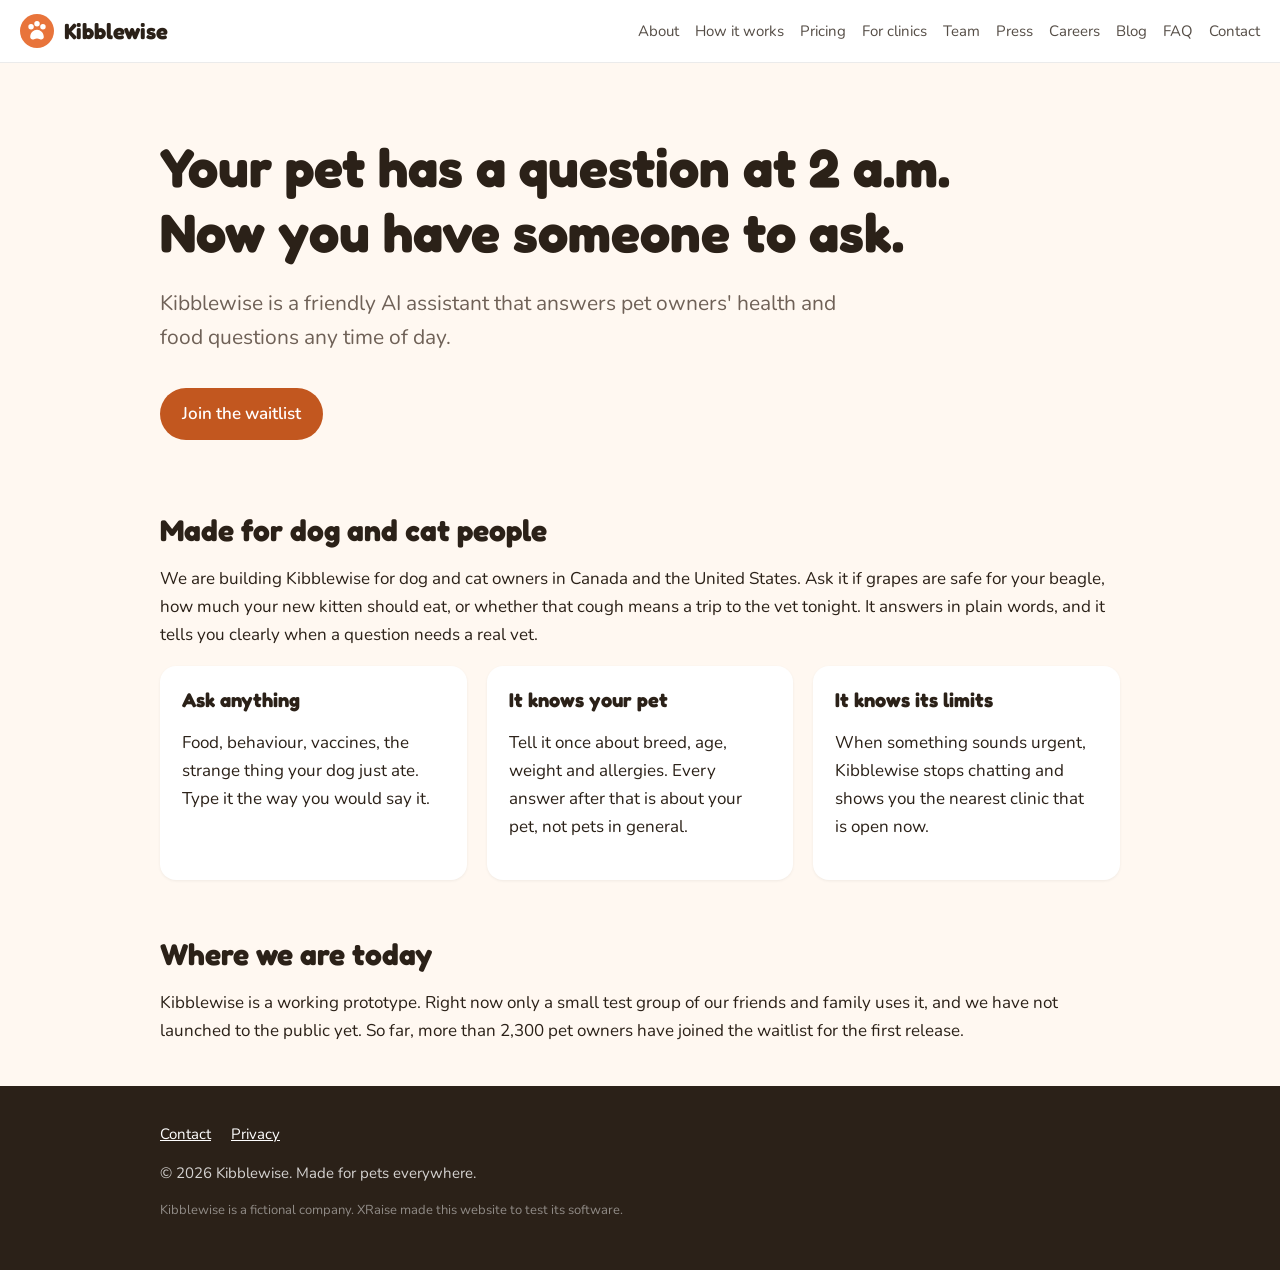
<file: index.html>
<!doctype html>
<html lang="en">
<head>
<meta charset="utf-8">
<meta name="viewport" content="width=device-width, initial-scale=1">
<meta name="robots" content="noindex">
<title>Kibblewise: answers for pet owners, any time of day</title>
<meta name="description" content="A friendly AI assistant that answers pet owners' health and food questions any time of day.">
<link rel="preconnect" href="https://fonts.googleapis.com"><link rel="stylesheet" href="https://fonts.googleapis.com/css2?family=Fredoka:wght@400;600;700&family=Nunito:wght@400;600;700&display=swap">
<link rel="stylesheet" href="/style.css">
</head>
<body>
<header class="top"><div class="bar"><a class="brand" href="/"><svg viewBox="0 0 40 40" aria-hidden="true"><circle cx="20" cy="20" r="20" fill="#E8743B"/><circle cx="13" cy="15" r="3.2" fill="#fff"/><circle cx="20" cy="11.5" r="3.2" fill="#fff"/><circle cx="27" cy="15" r="3.2" fill="#fff"/><path d="M12 27c0-5 4-8.5 8-8.5s8 3.5 8 8.5c0 2.5-2.5 3.5-4.5 2.6-1.4-.6-2.3-.9-3.5-.9s-2.1.3-3.5.9C14.5 30.5 12 29.5 12 27z" fill="#fff"/></svg><span>Kibblewise</span></a><nav><a href="/about/">About</a><a href="/how-it-works/">How it works</a><a href="/pricing/">Pricing</a><a href="/clinics/">For clinics</a><a href="/team/">Team</a><a href="/press/">Press</a><a href="/careers/">Careers</a><a href="/blog/">Blog</a><a href="/faq/">FAQ</a><a href="/contact/">Contact</a></nav></div></header>
<main class="wrap">
<section class="hero">
  <h1>Your pet has a question at 2 a.m. Now you have someone to ask.</h1>
  <p class="lead">Kibblewise is a friendly AI assistant that answers pet owners' health and food questions any time of day.</p>
  <a class="btn" href="/contact/">Join the waitlist</a>
</section>
<section>
  <h2>Made for dog and cat people</h2>
  <p>We are building Kibblewise for dog and cat owners in Canada and the United States. Ask it if grapes are safe for your beagle, how much your new kitten should eat, or whether that cough means a trip to the vet tonight. It answers in plain words, and it tells you clearly when a question needs a real vet.</p>
  <div class="cards">
    <div class="card"><h3>Ask anything</h3><p>Food, behaviour, vaccines, the strange thing your dog just ate. Type it the way you would say it.</p></div>
    <div class="card"><h3>It knows your pet</h3><p>Tell it once about breed, age, weight and allergies. Every answer after that is about your pet, not pets in general.</p></div>
    <div class="card"><h3>It knows its limits</h3><p>When something sounds urgent, Kibblewise stops chatting and shows you the nearest clinic that is open now.</p></div>
  </div>
</section>
<section>
  <h2>Where we are today</h2>
  <p>Kibblewise is a working prototype. Right now only a small test group of our friends and family uses it, and we have not launched to the public yet. So far, more than 2,300 pet owners have joined the waitlist for the first release.</p>
</section>
</main>
<footer><div class="wrap">
<div class="links"><a href="/contact/">Contact</a><a href="/privacy/">Privacy</a></div>
<div>&copy; 2026 Kibblewise. Made for pets everywhere.</div>
<p class="fiction">Kibblewise is a fictional company. XRaise made this website to test its software.</p>
</div></footer>
</body>
</html>
</file>
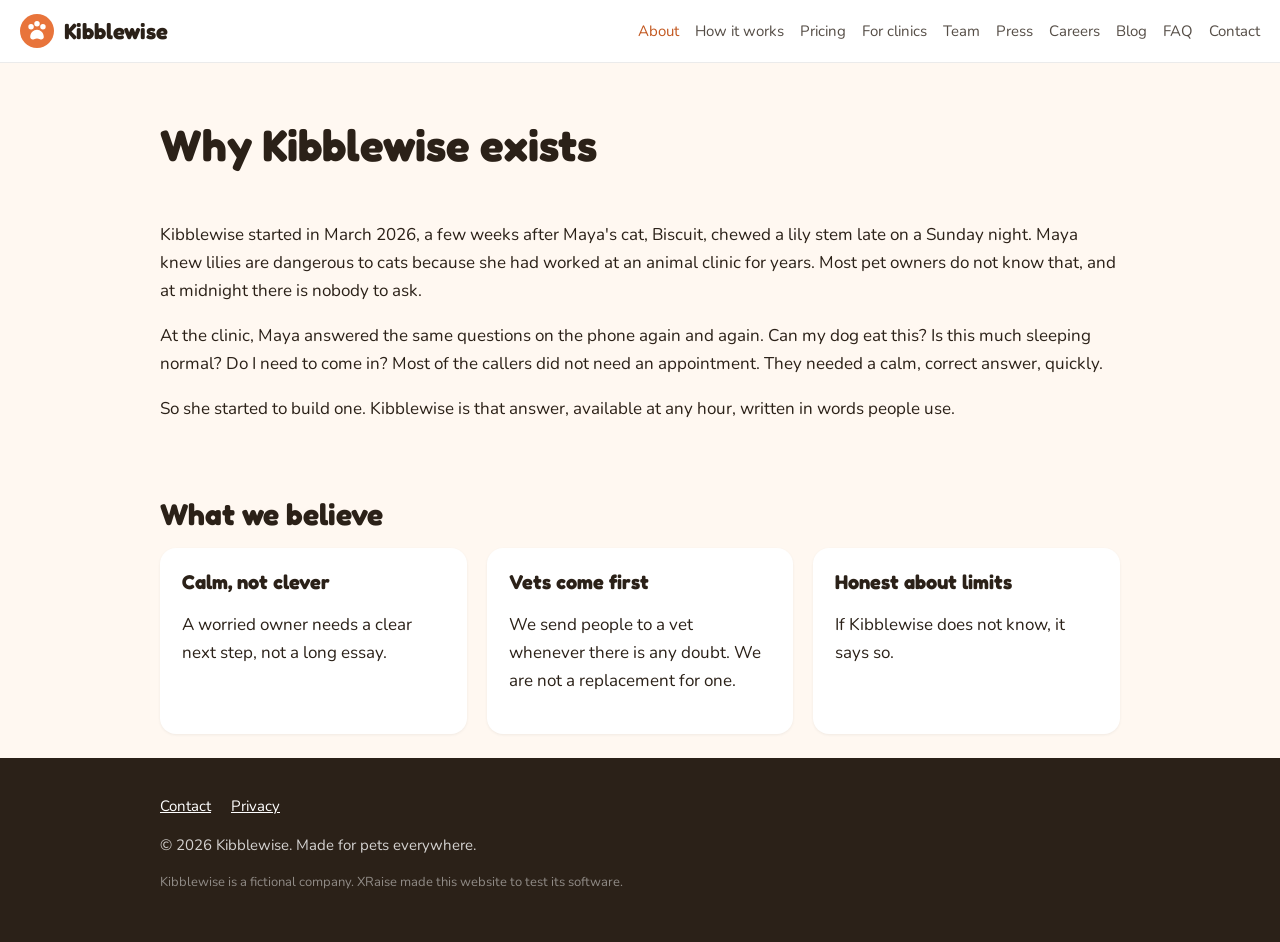
<file: about/index.html>
<!doctype html>
<html lang="en">
<head>
<meta charset="utf-8">
<meta name="viewport" content="width=device-width, initial-scale=1">
<meta name="robots" content="noindex">
<title>About Kibblewise</title>
<meta name="description" content="A friendly AI assistant for pet owners.">
<link rel="preconnect" href="https://fonts.googleapis.com"><link rel="stylesheet" href="https://fonts.googleapis.com/css2?family=Fredoka:wght@400;600;700&family=Nunito:wght@400;600;700&display=swap">
<link rel="stylesheet" href="/style.css">
</head>
<body>
<header class="top"><div class="bar"><a class="brand" href="/"><svg viewBox="0 0 40 40" aria-hidden="true"><circle cx="20" cy="20" r="20" fill="#E8743B"/><circle cx="13" cy="15" r="3.2" fill="#fff"/><circle cx="20" cy="11.5" r="3.2" fill="#fff"/><circle cx="27" cy="15" r="3.2" fill="#fff"/><path d="M12 27c0-5 4-8.5 8-8.5s8 3.5 8 8.5c0 2.5-2.5 3.5-4.5 2.6-1.4-.6-2.3-.9-3.5-.9s-2.1.3-3.5.9C14.5 30.5 12 29.5 12 27z" fill="#fff"/></svg><span>Kibblewise</span></a><nav><a href="/about/" class="on">About</a><a href="/how-it-works/">How it works</a><a href="/pricing/">Pricing</a><a href="/clinics/">For clinics</a><a href="/team/">Team</a><a href="/press/">Press</a><a href="/careers/">Careers</a><a href="/blog/">Blog</a><a href="/faq/">FAQ</a><a href="/contact/">Contact</a></nav></div></header>
<main class="wrap">
<div class="page-title"><h1>Why Kibblewise exists</h1></div>
<section>
  <p>Kibblewise started in March 2026, a few weeks after Maya's cat, Biscuit, chewed a lily stem late on a Sunday night. Maya knew lilies are dangerous to cats because she had worked at an animal clinic for years. Most pet owners do not know that, and at midnight there is nobody to ask.</p>
  <p>At the clinic, Maya answered the same questions on the phone again and again. Can my dog eat this? Is this much sleeping normal? Do I need to come in? Most of the callers did not need an appointment. They needed a calm, correct answer, quickly.</p>
  <p>So she started to build one. Kibblewise is that answer, available at any hour, written in words people use.</p>
</section>
<section>
  <h2>What we believe</h2>
  <div class="cards">
    <div class="card"><h3>Calm, not clever</h3><p>A worried owner needs a clear next step, not a long essay.</p></div>
    <div class="card"><h3>Vets come first</h3><p>We send people to a vet whenever there is any doubt. We are not a replacement for one.</p></div>
    <div class="card"><h3>Honest about limits</h3><p>If Kibblewise does not know, it says so.</p></div>
  </div>
</section>
</main>
<footer><div class="wrap">
<div class="links"><a href="/contact/">Contact</a><a href="/privacy/">Privacy</a></div>
<div>&copy; 2026 Kibblewise. Made for pets everywhere.</div>
<p class="fiction">Kibblewise is a fictional company. XRaise made this website to test its software.</p>
</div></footer>
</body>
</html>
</file>
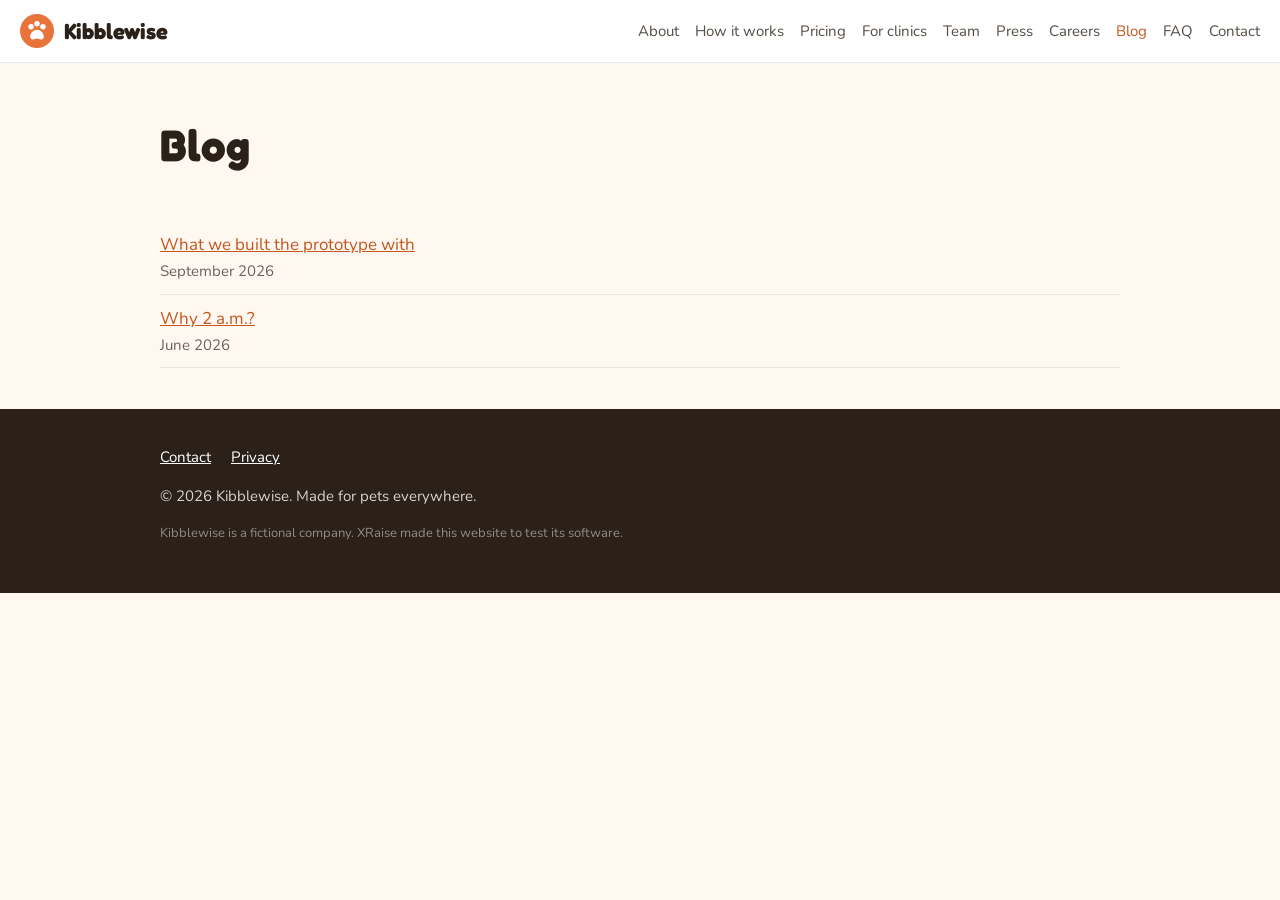
<file: blog/index.html>
<!doctype html>
<html lang="en">
<head>
<meta charset="utf-8">
<meta name="viewport" content="width=device-width, initial-scale=1">
<meta name="robots" content="noindex">
<title>Kibblewise blog</title>
<meta name="description" content="A friendly AI assistant for pet owners.">
<link rel="preconnect" href="https://fonts.googleapis.com"><link rel="stylesheet" href="https://fonts.googleapis.com/css2?family=Fredoka:wght@400;600;700&family=Nunito:wght@400;600;700&display=swap">
<link rel="stylesheet" href="/style.css">
</head>
<body>
<header class="top"><div class="bar"><a class="brand" href="/"><svg viewBox="0 0 40 40" aria-hidden="true"><circle cx="20" cy="20" r="20" fill="#E8743B"/><circle cx="13" cy="15" r="3.2" fill="#fff"/><circle cx="20" cy="11.5" r="3.2" fill="#fff"/><circle cx="27" cy="15" r="3.2" fill="#fff"/><path d="M12 27c0-5 4-8.5 8-8.5s8 3.5 8 8.5c0 2.5-2.5 3.5-4.5 2.6-1.4-.6-2.3-.9-3.5-.9s-2.1.3-3.5.9C14.5 30.5 12 29.5 12 27z" fill="#fff"/></svg><span>Kibblewise</span></a><nav><a href="/about/">About</a><a href="/how-it-works/">How it works</a><a href="/pricing/">Pricing</a><a href="/clinics/">For clinics</a><a href="/team/">Team</a><a href="/press/">Press</a><a href="/careers/">Careers</a><a href="/blog/" class="on">Blog</a><a href="/faq/">FAQ</a><a href="/contact/">Contact</a></nav></div></header>
<main class="wrap">
<div class="page-title"><h1>Blog</h1></div>
<section>
  <ul class="plain">
    <li><a href="/blog/what-we-built-the-prototype-with/">What we built the prototype with</a><div class="post-meta">September 2026</div></li>
    <li><a href="/blog/why-2am/">Why 2 a.m.?</a><div class="post-meta">June 2026</div></li>
  </ul>
</section>
</main>
<footer><div class="wrap">
<div class="links"><a href="/contact/">Contact</a><a href="/privacy/">Privacy</a></div>
<div>&copy; 2026 Kibblewise. Made for pets everywhere.</div>
<p class="fiction">Kibblewise is a fictional company. XRaise made this website to test its software.</p>
</div></footer>
</body>
</html>
</file>
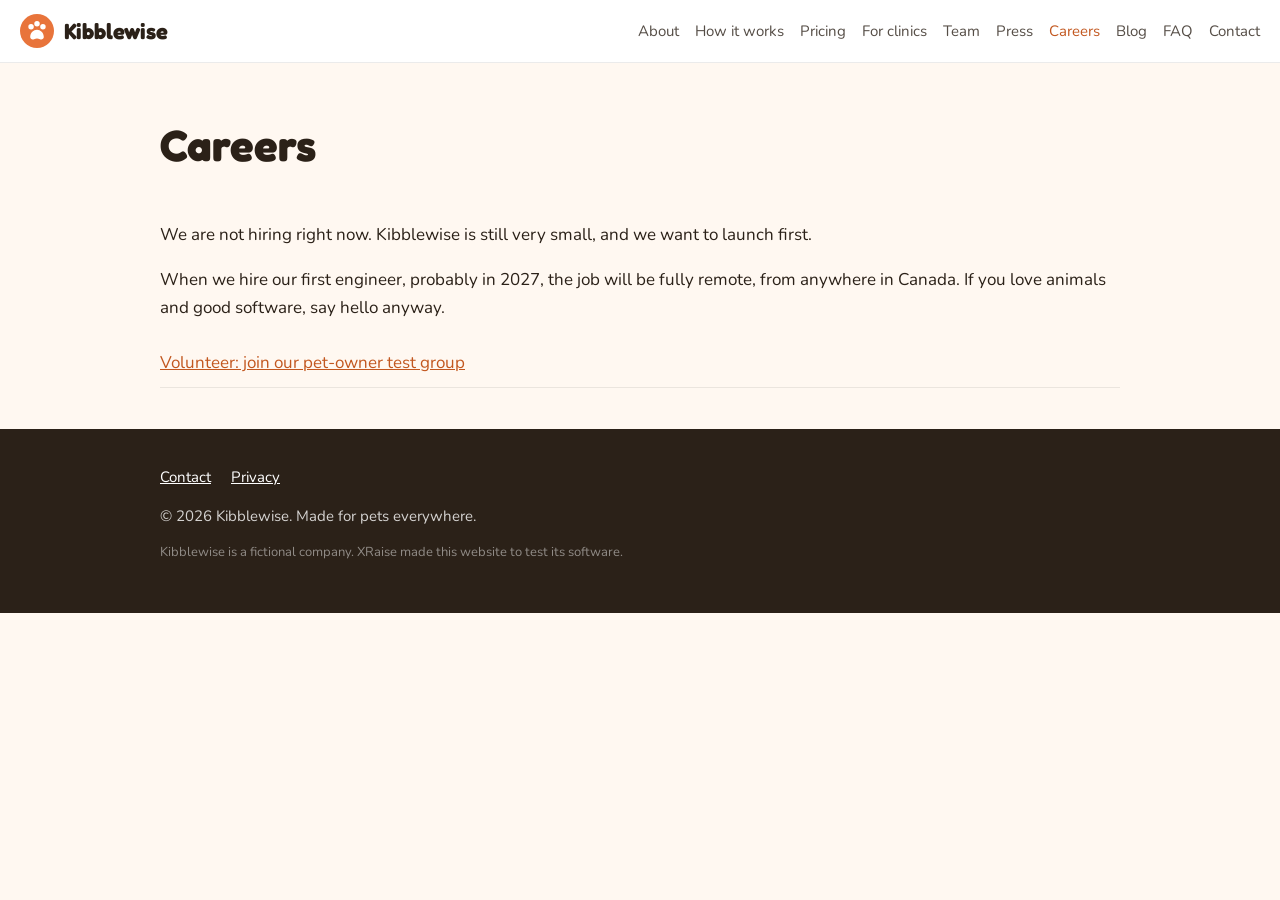
<file: careers/index.html>
<!doctype html>
<html lang="en">
<head>
<meta charset="utf-8">
<meta name="viewport" content="width=device-width, initial-scale=1">
<meta name="robots" content="noindex">
<title>Careers at Kibblewise</title>
<meta name="description" content="A friendly AI assistant for pet owners.">
<link rel="preconnect" href="https://fonts.googleapis.com"><link rel="stylesheet" href="https://fonts.googleapis.com/css2?family=Fredoka:wght@400;600;700&family=Nunito:wght@400;600;700&display=swap">
<link rel="stylesheet" href="/style.css">
</head>
<body>
<header class="top"><div class="bar"><a class="brand" href="/"><svg viewBox="0 0 40 40" aria-hidden="true"><circle cx="20" cy="20" r="20" fill="#E8743B"/><circle cx="13" cy="15" r="3.2" fill="#fff"/><circle cx="20" cy="11.5" r="3.2" fill="#fff"/><circle cx="27" cy="15" r="3.2" fill="#fff"/><path d="M12 27c0-5 4-8.5 8-8.5s8 3.5 8 8.5c0 2.5-2.5 3.5-4.5 2.6-1.4-.6-2.3-.9-3.5-.9s-2.1.3-3.5.9C14.5 30.5 12 29.5 12 27z" fill="#fff"/></svg><span>Kibblewise</span></a><nav><a href="/about/">About</a><a href="/how-it-works/">How it works</a><a href="/pricing/">Pricing</a><a href="/clinics/">For clinics</a><a href="/team/">Team</a><a href="/press/">Press</a><a href="/careers/" class="on">Careers</a><a href="/blog/">Blog</a><a href="/faq/">FAQ</a><a href="/contact/">Contact</a></nav></div></header>
<main class="wrap">
<div class="page-title"><h1>Careers</h1></div>
<section>
  <p>We are not hiring right now. Kibblewise is still very small, and we want to launch first.</p>
  <p>When we hire our first engineer, probably in 2027, the job will be fully remote, from anywhere in Canada. If you love animals and good software, say hello anyway.</p>
  <ul class="plain">
    <li><a href="/careers/beta-testers/">Volunteer: join our pet-owner test group</a></li>
  </ul>
</section>
</main>
<footer><div class="wrap">
<div class="links"><a href="/contact/">Contact</a><a href="/privacy/">Privacy</a></div>
<div>&copy; 2026 Kibblewise. Made for pets everywhere.</div>
<p class="fiction">Kibblewise is a fictional company. XRaise made this website to test its software.</p>
</div></footer>
</body>
</html>
</file>
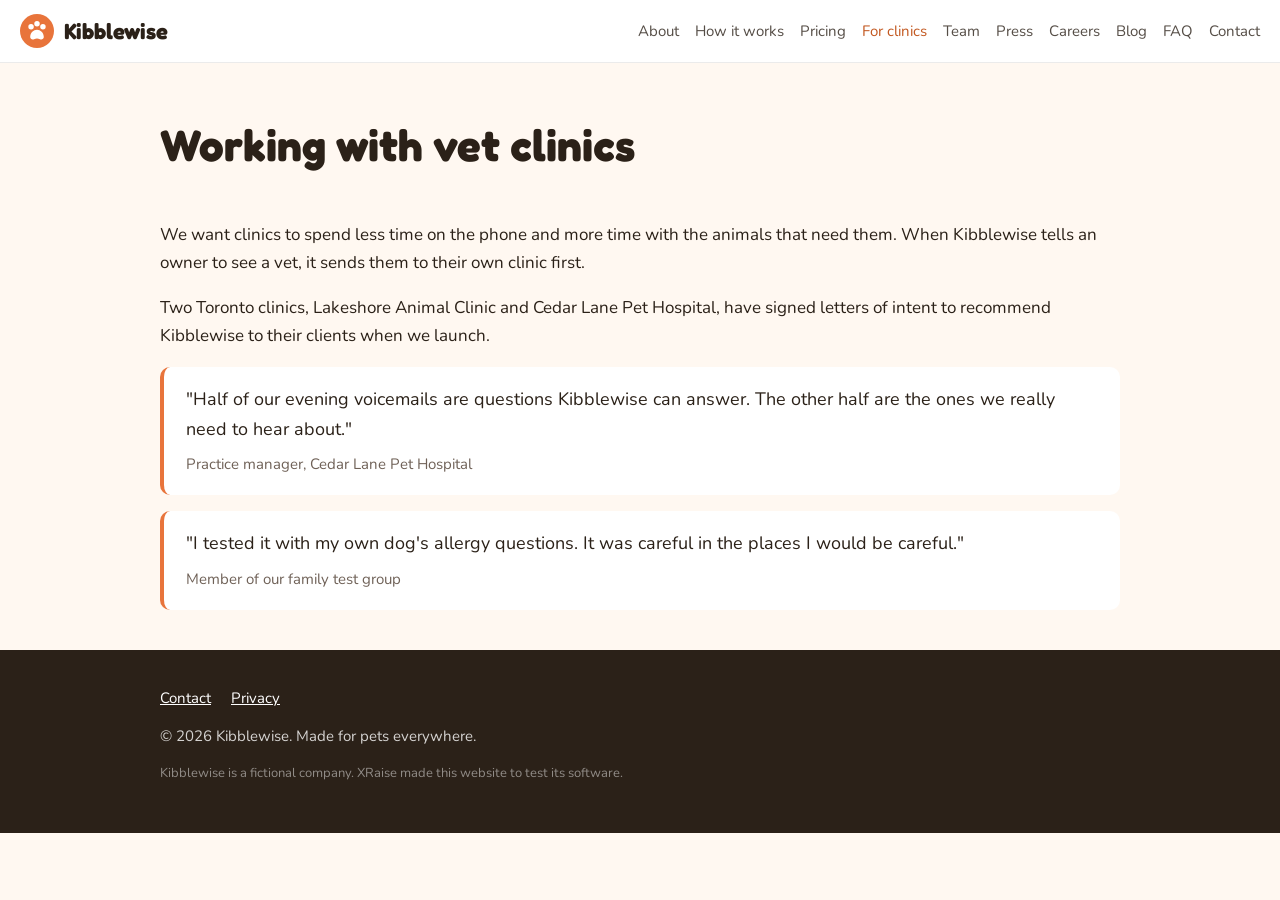
<file: clinics/index.html>
<!doctype html>
<html lang="en">
<head>
<meta charset="utf-8">
<meta name="viewport" content="width=device-width, initial-scale=1">
<meta name="robots" content="noindex">
<title>Kibblewise for clinics</title>
<meta name="description" content="A friendly AI assistant for pet owners.">
<link rel="preconnect" href="https://fonts.googleapis.com"><link rel="stylesheet" href="https://fonts.googleapis.com/css2?family=Fredoka:wght@400;600;700&family=Nunito:wght@400;600;700&display=swap">
<link rel="stylesheet" href="/style.css">
</head>
<body>
<header class="top"><div class="bar"><a class="brand" href="/"><svg viewBox="0 0 40 40" aria-hidden="true"><circle cx="20" cy="20" r="20" fill="#E8743B"/><circle cx="13" cy="15" r="3.2" fill="#fff"/><circle cx="20" cy="11.5" r="3.2" fill="#fff"/><circle cx="27" cy="15" r="3.2" fill="#fff"/><path d="M12 27c0-5 4-8.5 8-8.5s8 3.5 8 8.5c0 2.5-2.5 3.5-4.5 2.6-1.4-.6-2.3-.9-3.5-.9s-2.1.3-3.5.9C14.5 30.5 12 29.5 12 27z" fill="#fff"/></svg><span>Kibblewise</span></a><nav><a href="/about/">About</a><a href="/how-it-works/">How it works</a><a href="/pricing/">Pricing</a><a href="/clinics/" class="on">For clinics</a><a href="/team/">Team</a><a href="/press/">Press</a><a href="/careers/">Careers</a><a href="/blog/">Blog</a><a href="/faq/">FAQ</a><a href="/contact/">Contact</a></nav></div></header>
<main class="wrap">
<div class="page-title"><h1>Working with vet clinics</h1></div>
<section>
  <p>We want clinics to spend less time on the phone and more time with the animals that need them. When Kibblewise tells an owner to see a vet, it sends them to their own clinic first.</p>
  <p>Two Toronto clinics, Lakeshore Animal Clinic and Cedar Lane Pet Hospital, have signed letters of intent to recommend Kibblewise to their clients when we launch.</p>
  <blockquote>"Half of our evening voicemails are questions Kibblewise can answer. The other half are the ones we really need to hear about."<cite>Practice manager, Cedar Lane Pet Hospital</cite></blockquote>
  <blockquote>"I tested it with my own dog's allergy questions. It was careful in the places I would be careful."<cite>Member of our family test group</cite></blockquote>
</section>
</main>
<footer><div class="wrap">
<div class="links"><a href="/contact/">Contact</a><a href="/privacy/">Privacy</a></div>
<div>&copy; 2026 Kibblewise. Made for pets everywhere.</div>
<p class="fiction">Kibblewise is a fictional company. XRaise made this website to test its software.</p>
</div></footer>
</body>
</html>
</file>
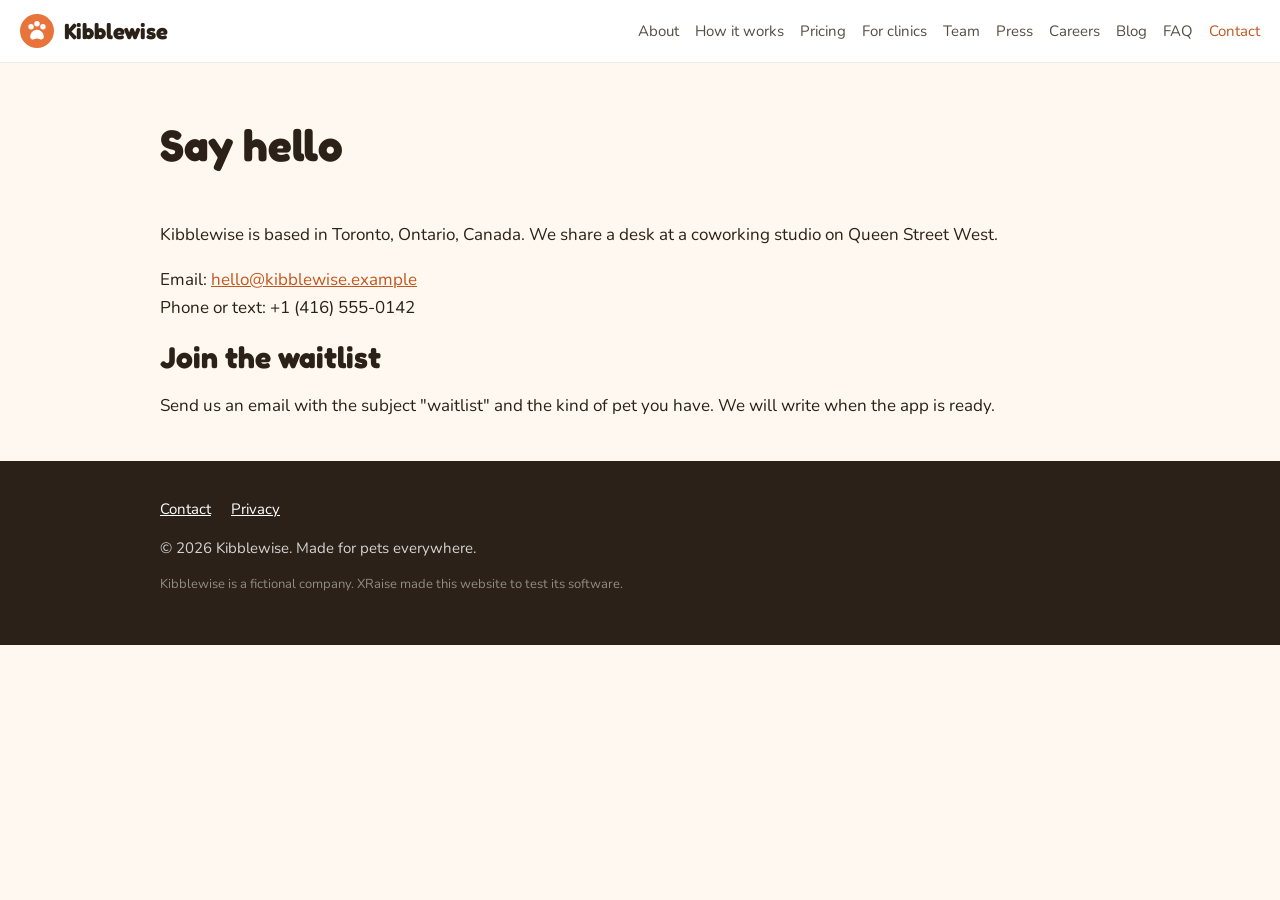
<file: contact/index.html>
<!doctype html>
<html lang="en">
<head>
<meta charset="utf-8">
<meta name="viewport" content="width=device-width, initial-scale=1">
<meta name="robots" content="noindex">
<title>Contact Kibblewise</title>
<meta name="description" content="A friendly AI assistant for pet owners.">
<link rel="preconnect" href="https://fonts.googleapis.com"><link rel="stylesheet" href="https://fonts.googleapis.com/css2?family=Fredoka:wght@400;600;700&family=Nunito:wght@400;600;700&display=swap">
<link rel="stylesheet" href="/style.css">
</head>
<body>
<header class="top"><div class="bar"><a class="brand" href="/"><svg viewBox="0 0 40 40" aria-hidden="true"><circle cx="20" cy="20" r="20" fill="#E8743B"/><circle cx="13" cy="15" r="3.2" fill="#fff"/><circle cx="20" cy="11.5" r="3.2" fill="#fff"/><circle cx="27" cy="15" r="3.2" fill="#fff"/><path d="M12 27c0-5 4-8.5 8-8.5s8 3.5 8 8.5c0 2.5-2.5 3.5-4.5 2.6-1.4-.6-2.3-.9-3.5-.9s-2.1.3-3.5.9C14.5 30.5 12 29.5 12 27z" fill="#fff"/></svg><span>Kibblewise</span></a><nav><a href="/about/">About</a><a href="/how-it-works/">How it works</a><a href="/pricing/">Pricing</a><a href="/clinics/">For clinics</a><a href="/team/">Team</a><a href="/press/">Press</a><a href="/careers/">Careers</a><a href="/blog/">Blog</a><a href="/faq/">FAQ</a><a href="/contact/" class="on">Contact</a></nav></div></header>
<main class="wrap">
<div class="page-title"><h1>Say hello</h1></div>
<section>
  <p>Kibblewise is based in Toronto, Ontario, Canada. We share a desk at a coworking studio on Queen Street West.</p>
  <p>Email: <a href="mailto:hello@kibblewise.example">hello@kibblewise.example</a><br>Phone or text: +1 (416) 555-0142</p>
  <h2>Join the waitlist</h2>
  <p>Send us an email with the subject "waitlist" and the kind of pet you have. We will write when the app is ready.</p>
</section>
</main>
<footer><div class="wrap">
<div class="links"><a href="/contact/">Contact</a><a href="/privacy/">Privacy</a></div>
<div>&copy; 2026 Kibblewise. Made for pets everywhere.</div>
<p class="fiction">Kibblewise is a fictional company. XRaise made this website to test its software.</p>
</div></footer>
</body>
</html>
</file>
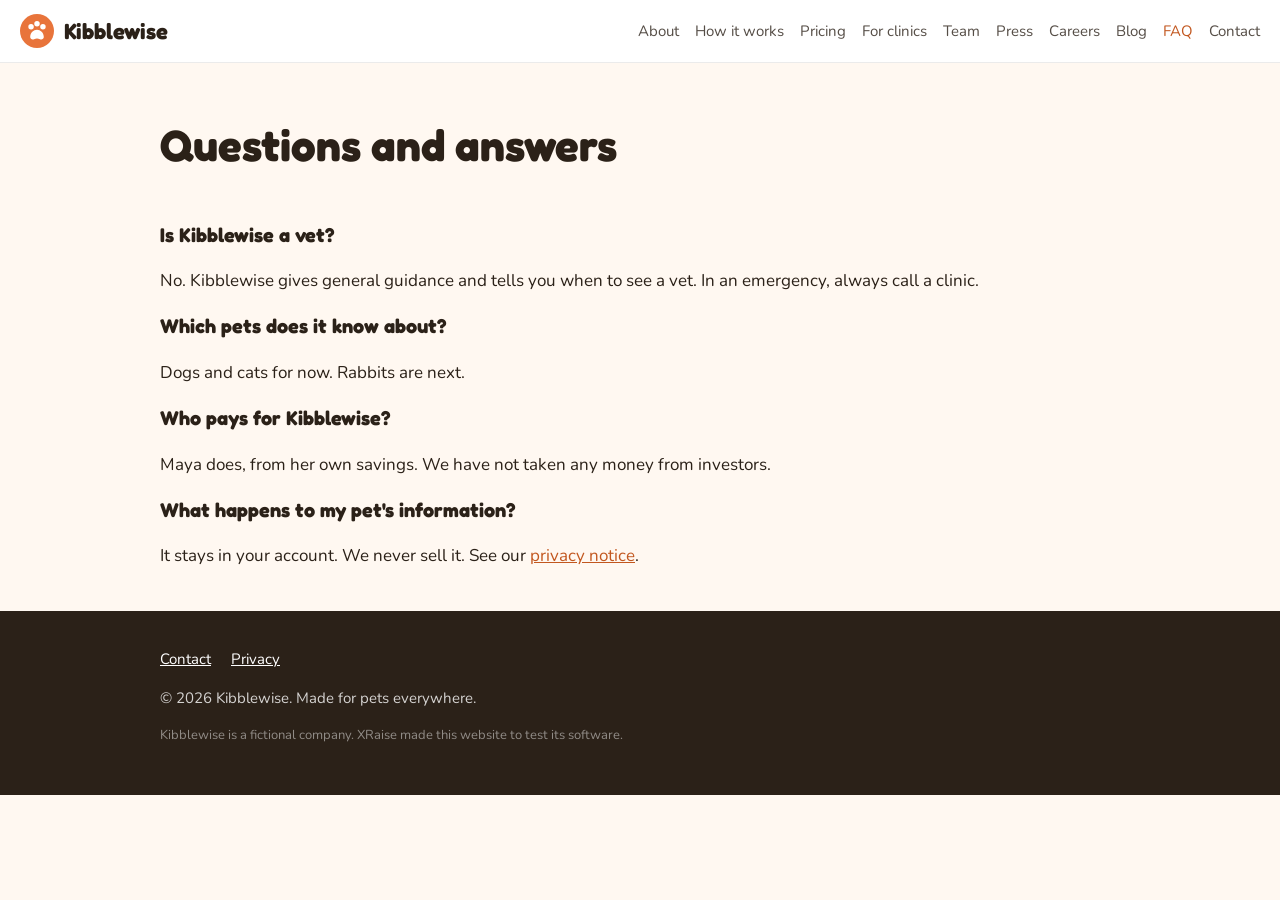
<file: faq/index.html>
<!doctype html>
<html lang="en">
<head>
<meta charset="utf-8">
<meta name="viewport" content="width=device-width, initial-scale=1">
<meta name="robots" content="noindex">
<title>Kibblewise FAQ</title>
<meta name="description" content="A friendly AI assistant for pet owners.">
<link rel="preconnect" href="https://fonts.googleapis.com"><link rel="stylesheet" href="https://fonts.googleapis.com/css2?family=Fredoka:wght@400;600;700&family=Nunito:wght@400;600;700&display=swap">
<link rel="stylesheet" href="/style.css">
</head>
<body>
<header class="top"><div class="bar"><a class="brand" href="/"><svg viewBox="0 0 40 40" aria-hidden="true"><circle cx="20" cy="20" r="20" fill="#E8743B"/><circle cx="13" cy="15" r="3.2" fill="#fff"/><circle cx="20" cy="11.5" r="3.2" fill="#fff"/><circle cx="27" cy="15" r="3.2" fill="#fff"/><path d="M12 27c0-5 4-8.5 8-8.5s8 3.5 8 8.5c0 2.5-2.5 3.5-4.5 2.6-1.4-.6-2.3-.9-3.5-.9s-2.1.3-3.5.9C14.5 30.5 12 29.5 12 27z" fill="#fff"/></svg><span>Kibblewise</span></a><nav><a href="/about/">About</a><a href="/how-it-works/">How it works</a><a href="/pricing/">Pricing</a><a href="/clinics/">For clinics</a><a href="/team/">Team</a><a href="/press/">Press</a><a href="/careers/">Careers</a><a href="/blog/">Blog</a><a href="/faq/" class="on">FAQ</a><a href="/contact/">Contact</a></nav></div></header>
<main class="wrap">
<div class="page-title"><h1>Questions and answers</h1></div>
<section>
  <h3>Is Kibblewise a vet?</h3>
  <p>No. Kibblewise gives general guidance and tells you when to see a vet. In an emergency, always call a clinic.</p>
  <h3>Which pets does it know about?</h3>
  <p>Dogs and cats for now. Rabbits are next.</p>
  <h3>Who pays for Kibblewise?</h3>
  <p>Maya does, from her own savings. We have not taken any money from investors.</p>
  <h3>What happens to my pet's information?</h3>
  <p>It stays in your account. We never sell it. See our <a href="/privacy/">privacy notice</a>.</p>
</section>
</main>
<footer><div class="wrap">
<div class="links"><a href="/contact/">Contact</a><a href="/privacy/">Privacy</a></div>
<div>&copy; 2026 Kibblewise. Made for pets everywhere.</div>
<p class="fiction">Kibblewise is a fictional company. XRaise made this website to test its software.</p>
</div></footer>
</body>
</html>
</file>
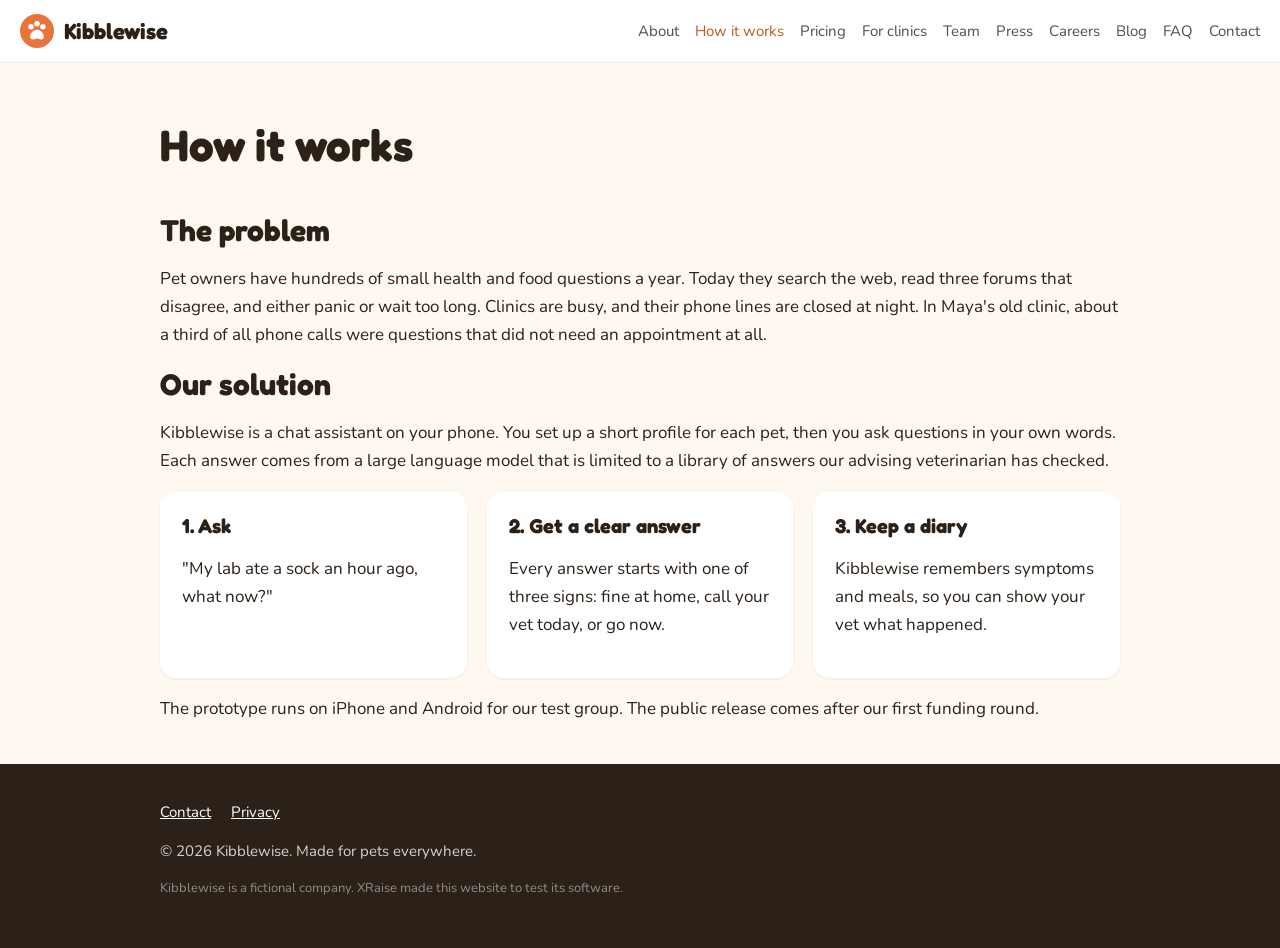
<file: how-it-works/index.html>
<!doctype html>
<html lang="en">
<head>
<meta charset="utf-8">
<meta name="viewport" content="width=device-width, initial-scale=1">
<meta name="robots" content="noindex">
<title>How Kibblewise works</title>
<meta name="description" content="A friendly AI assistant for pet owners.">
<link rel="preconnect" href="https://fonts.googleapis.com"><link rel="stylesheet" href="https://fonts.googleapis.com/css2?family=Fredoka:wght@400;600;700&family=Nunito:wght@400;600;700&display=swap">
<link rel="stylesheet" href="/style.css">
</head>
<body>
<header class="top"><div class="bar"><a class="brand" href="/"><svg viewBox="0 0 40 40" aria-hidden="true"><circle cx="20" cy="20" r="20" fill="#E8743B"/><circle cx="13" cy="15" r="3.2" fill="#fff"/><circle cx="20" cy="11.5" r="3.2" fill="#fff"/><circle cx="27" cy="15" r="3.2" fill="#fff"/><path d="M12 27c0-5 4-8.5 8-8.5s8 3.5 8 8.5c0 2.5-2.5 3.5-4.5 2.6-1.4-.6-2.3-.9-3.5-.9s-2.1.3-3.5.9C14.5 30.5 12 29.5 12 27z" fill="#fff"/></svg><span>Kibblewise</span></a><nav><a href="/about/">About</a><a href="/how-it-works/" class="on">How it works</a><a href="/pricing/">Pricing</a><a href="/clinics/">For clinics</a><a href="/team/">Team</a><a href="/press/">Press</a><a href="/careers/">Careers</a><a href="/blog/">Blog</a><a href="/faq/">FAQ</a><a href="/contact/">Contact</a></nav></div></header>
<main class="wrap">
<div class="page-title"><h1>How it works</h1></div>
<section>
  <h2>The problem</h2>
  <p>Pet owners have hundreds of small health and food questions a year. Today they search the web, read three forums that disagree, and either panic or wait too long. Clinics are busy, and their phone lines are closed at night. In Maya's old clinic, about a third of all phone calls were questions that did not need an appointment at all.</p>
  <h2>Our solution</h2>
  <p>Kibblewise is a chat assistant on your phone. You set up a short profile for each pet, then you ask questions in your own words. Each answer comes from a large language model that is limited to a library of answers our advising veterinarian has checked.</p>
  <div class="cards">
    <div class="card"><h3>1. Ask</h3><p>"My lab ate a sock an hour ago, what now?"</p></div>
    <div class="card"><h3>2. Get a clear answer</h3><p>Every answer starts with one of three signs: fine at home, call your vet today, or go now.</p></div>
    <div class="card"><h3>3. Keep a diary</h3><p>Kibblewise remembers symptoms and meals, so you can show your vet what happened.</p></div>
  </div>
  <p>The prototype runs on iPhone and Android for our test group. The public release comes after our first funding round.</p>
</section>
</main>
<footer><div class="wrap">
<div class="links"><a href="/contact/">Contact</a><a href="/privacy/">Privacy</a></div>
<div>&copy; 2026 Kibblewise. Made for pets everywhere.</div>
<p class="fiction">Kibblewise is a fictional company. XRaise made this website to test its software.</p>
</div></footer>
</body>
</html>
</file>
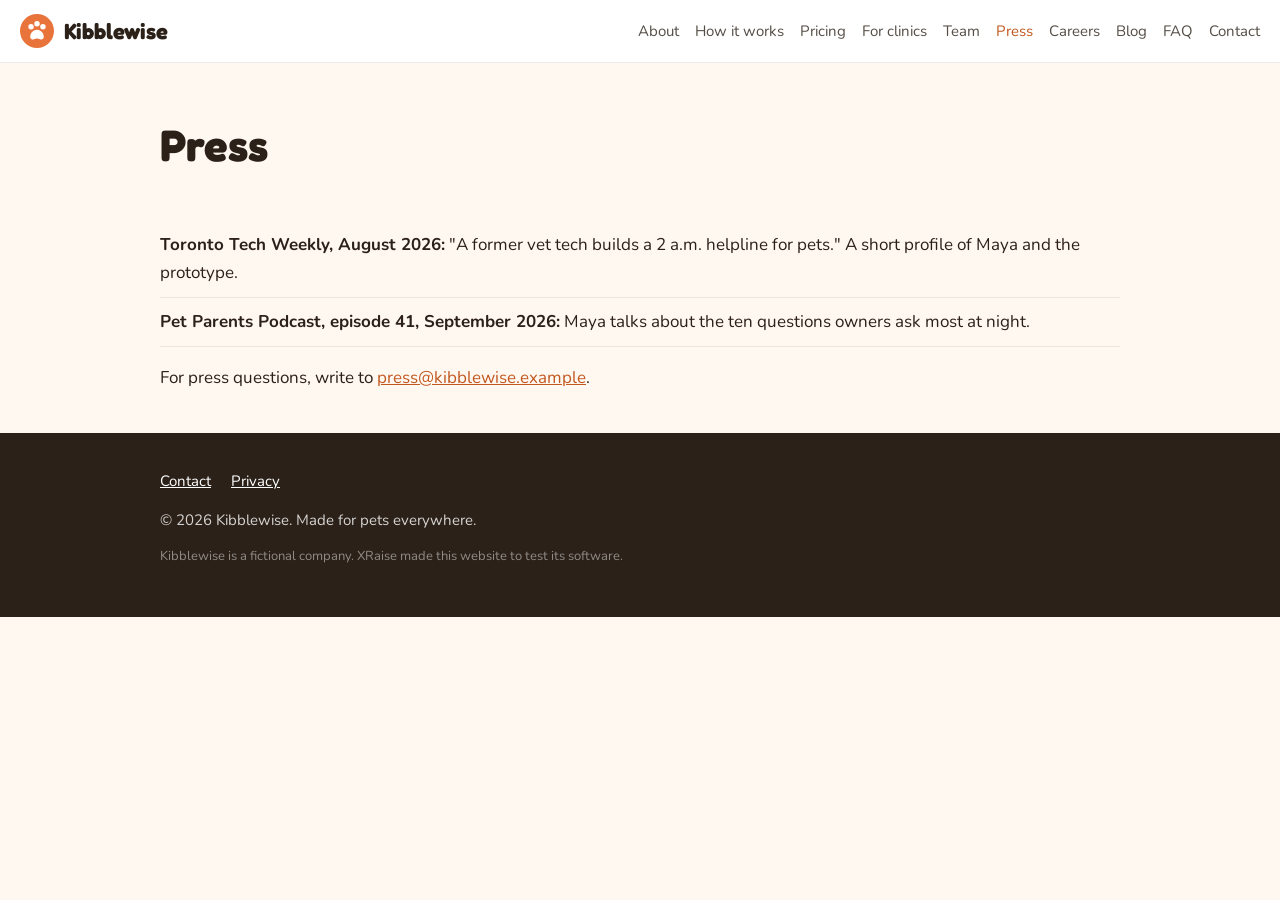
<file: press/index.html>
<!doctype html>
<html lang="en">
<head>
<meta charset="utf-8">
<meta name="viewport" content="width=device-width, initial-scale=1">
<meta name="robots" content="noindex">
<title>Kibblewise in the news</title>
<meta name="description" content="A friendly AI assistant for pet owners.">
<link rel="preconnect" href="https://fonts.googleapis.com"><link rel="stylesheet" href="https://fonts.googleapis.com/css2?family=Fredoka:wght@400;600;700&family=Nunito:wght@400;600;700&display=swap">
<link rel="stylesheet" href="/style.css">
</head>
<body>
<header class="top"><div class="bar"><a class="brand" href="/"><svg viewBox="0 0 40 40" aria-hidden="true"><circle cx="20" cy="20" r="20" fill="#E8743B"/><circle cx="13" cy="15" r="3.2" fill="#fff"/><circle cx="20" cy="11.5" r="3.2" fill="#fff"/><circle cx="27" cy="15" r="3.2" fill="#fff"/><path d="M12 27c0-5 4-8.5 8-8.5s8 3.5 8 8.5c0 2.5-2.5 3.5-4.5 2.6-1.4-.6-2.3-.9-3.5-.9s-2.1.3-3.5.9C14.5 30.5 12 29.5 12 27z" fill="#fff"/></svg><span>Kibblewise</span></a><nav><a href="/about/">About</a><a href="/how-it-works/">How it works</a><a href="/pricing/">Pricing</a><a href="/clinics/">For clinics</a><a href="/team/">Team</a><a href="/press/" class="on">Press</a><a href="/careers/">Careers</a><a href="/blog/">Blog</a><a href="/faq/">FAQ</a><a href="/contact/">Contact</a></nav></div></header>
<main class="wrap">
<div class="page-title"><h1>Press</h1></div>
<section>
  <ul class="plain">
    <li><strong>Toronto Tech Weekly, August 2026:</strong> "A former vet tech builds a 2 a.m. helpline for pets." A short profile of Maya and the prototype.</li>
    <li><strong>Pet Parents Podcast, episode 41, September 2026:</strong> Maya talks about the ten questions owners ask most at night.</li>
  </ul>
  <p>For press questions, write to <a href="mailto:press@kibblewise.example">press@kibblewise.example</a>.</p>
</section>
</main>
<footer><div class="wrap">
<div class="links"><a href="/contact/">Contact</a><a href="/privacy/">Privacy</a></div>
<div>&copy; 2026 Kibblewise. Made for pets everywhere.</div>
<p class="fiction">Kibblewise is a fictional company. XRaise made this website to test its software.</p>
</div></footer>
</body>
</html>
</file>
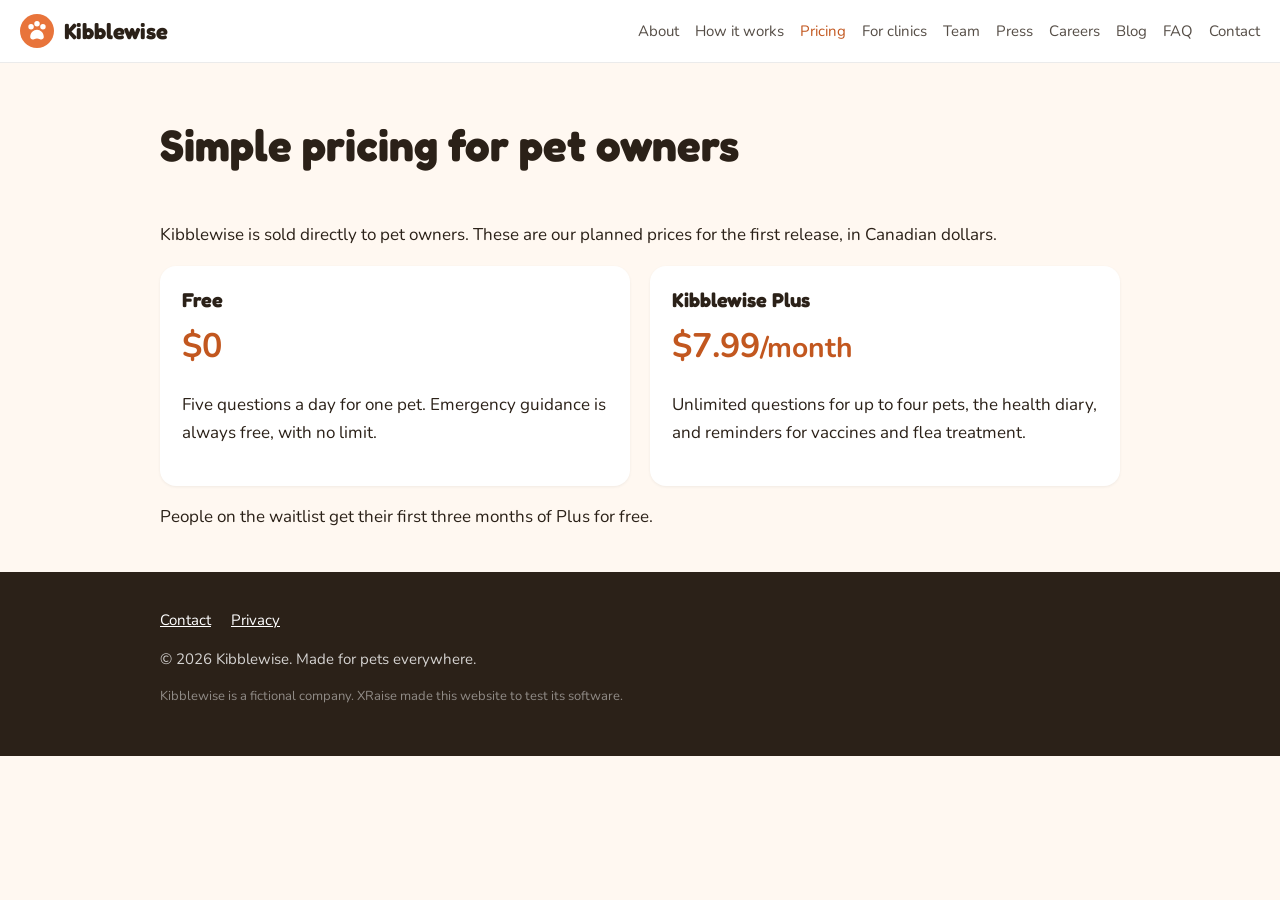
<file: pricing/index.html>
<!doctype html>
<html lang="en">
<head>
<meta charset="utf-8">
<meta name="viewport" content="width=device-width, initial-scale=1">
<meta name="robots" content="noindex">
<title>Kibblewise pricing</title>
<meta name="description" content="A friendly AI assistant for pet owners.">
<link rel="preconnect" href="https://fonts.googleapis.com"><link rel="stylesheet" href="https://fonts.googleapis.com/css2?family=Fredoka:wght@400;600;700&family=Nunito:wght@400;600;700&display=swap">
<link rel="stylesheet" href="/style.css">
</head>
<body>
<header class="top"><div class="bar"><a class="brand" href="/"><svg viewBox="0 0 40 40" aria-hidden="true"><circle cx="20" cy="20" r="20" fill="#E8743B"/><circle cx="13" cy="15" r="3.2" fill="#fff"/><circle cx="20" cy="11.5" r="3.2" fill="#fff"/><circle cx="27" cy="15" r="3.2" fill="#fff"/><path d="M12 27c0-5 4-8.5 8-8.5s8 3.5 8 8.5c0 2.5-2.5 3.5-4.5 2.6-1.4-.6-2.3-.9-3.5-.9s-2.1.3-3.5.9C14.5 30.5 12 29.5 12 27z" fill="#fff"/></svg><span>Kibblewise</span></a><nav><a href="/about/">About</a><a href="/how-it-works/">How it works</a><a href="/pricing/" class="on">Pricing</a><a href="/clinics/">For clinics</a><a href="/team/">Team</a><a href="/press/">Press</a><a href="/careers/">Careers</a><a href="/blog/">Blog</a><a href="/faq/">FAQ</a><a href="/contact/">Contact</a></nav></div></header>
<main class="wrap">
<div class="page-title"><h1>Simple pricing for pet owners</h1></div>
<section>
  <p>Kibblewise is sold directly to pet owners. These are our planned prices for the first release, in Canadian dollars.</p>
  <div class="cards">
    <div class="card"><h3>Free</h3><div class="price">$0</div><p>Five questions a day for one pet. Emergency guidance is always free, with no limit.</p></div>
    <div class="card"><h3>Kibblewise Plus</h3><div class="price">$7.99<small>/month</small></div><p>Unlimited questions for up to four pets, the health diary, and reminders for vaccines and flea treatment.</p></div>
  </div>
  <p>People on the waitlist get their first three months of Plus for free.</p>
</section>
</main>
<footer><div class="wrap">
<div class="links"><a href="/contact/">Contact</a><a href="/privacy/">Privacy</a></div>
<div>&copy; 2026 Kibblewise. Made for pets everywhere.</div>
<p class="fiction">Kibblewise is a fictional company. XRaise made this website to test its software.</p>
</div></footer>
</body>
</html>
</file>
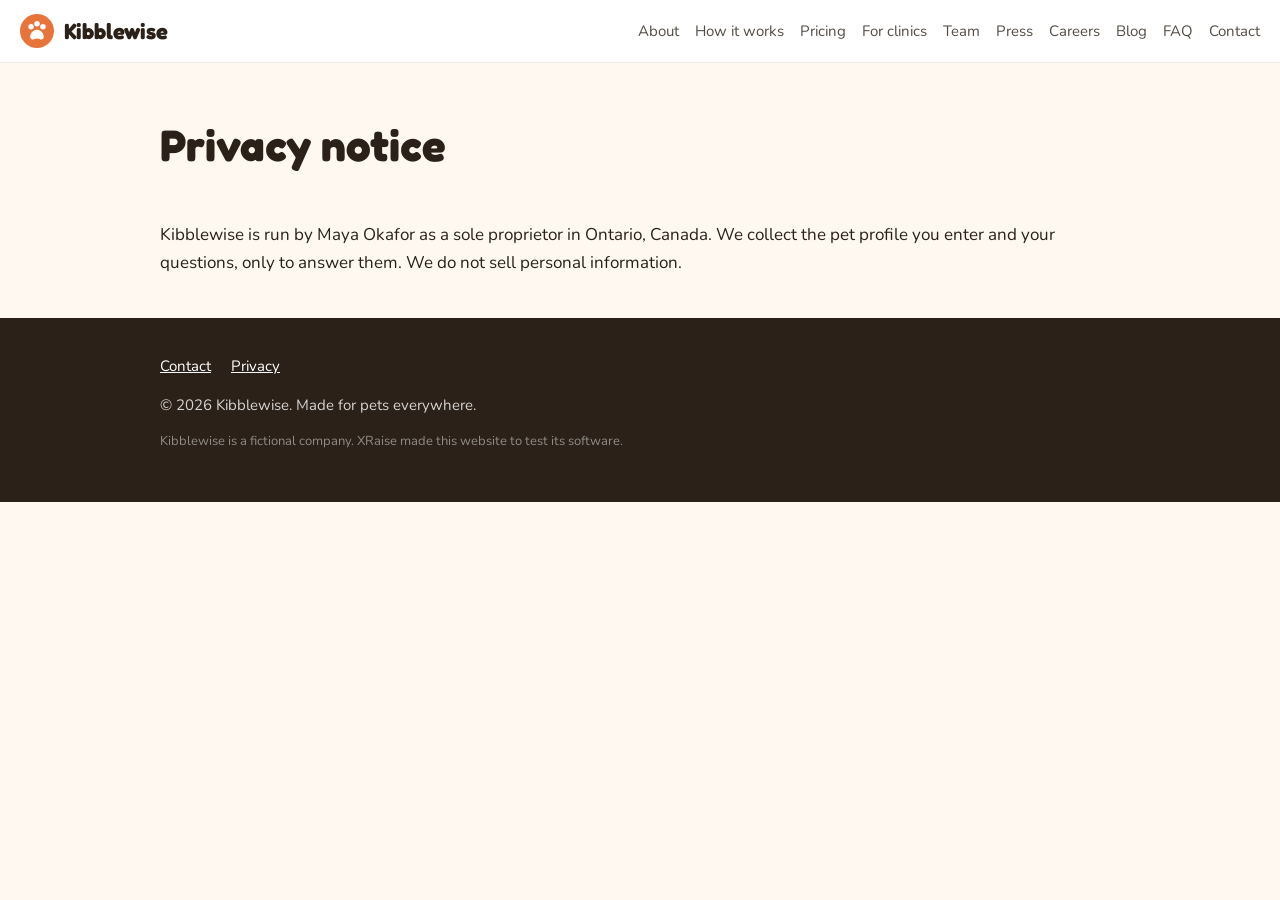
<file: privacy/index.html>
<!doctype html>
<html lang="en">
<head>
<meta charset="utf-8">
<meta name="viewport" content="width=device-width, initial-scale=1">
<meta name="robots" content="noindex">
<title>Privacy notice</title>
<meta name="description" content="A friendly AI assistant for pet owners.">
<link rel="preconnect" href="https://fonts.googleapis.com"><link rel="stylesheet" href="https://fonts.googleapis.com/css2?family=Fredoka:wght@400;600;700&family=Nunito:wght@400;600;700&display=swap">
<link rel="stylesheet" href="/style.css">
</head>
<body>
<header class="top"><div class="bar"><a class="brand" href="/"><svg viewBox="0 0 40 40" aria-hidden="true"><circle cx="20" cy="20" r="20" fill="#E8743B"/><circle cx="13" cy="15" r="3.2" fill="#fff"/><circle cx="20" cy="11.5" r="3.2" fill="#fff"/><circle cx="27" cy="15" r="3.2" fill="#fff"/><path d="M12 27c0-5 4-8.5 8-8.5s8 3.5 8 8.5c0 2.5-2.5 3.5-4.5 2.6-1.4-.6-2.3-.9-3.5-.9s-2.1.3-3.5.9C14.5 30.5 12 29.5 12 27z" fill="#fff"/></svg><span>Kibblewise</span></a><nav><a href="/about/">About</a><a href="/how-it-works/">How it works</a><a href="/pricing/">Pricing</a><a href="/clinics/">For clinics</a><a href="/team/">Team</a><a href="/press/">Press</a><a href="/careers/">Careers</a><a href="/blog/">Blog</a><a href="/faq/">FAQ</a><a href="/contact/">Contact</a></nav></div></header>
<main class="wrap">
<div class="page-title"><h1>Privacy notice</h1></div>
<section>
  <p>Kibblewise is run by Maya Okafor as a sole proprietor in Ontario, Canada. We collect the pet profile you enter and your questions, only to answer them. We do not sell personal information.</p>
</section>
</main>
<footer><div class="wrap">
<div class="links"><a href="/contact/">Contact</a><a href="/privacy/">Privacy</a></div>
<div>&copy; 2026 Kibblewise. Made for pets everywhere.</div>
<p class="fiction">Kibblewise is a fictional company. XRaise made this website to test its software.</p>
</div></footer>
</body>
</html>
</file>
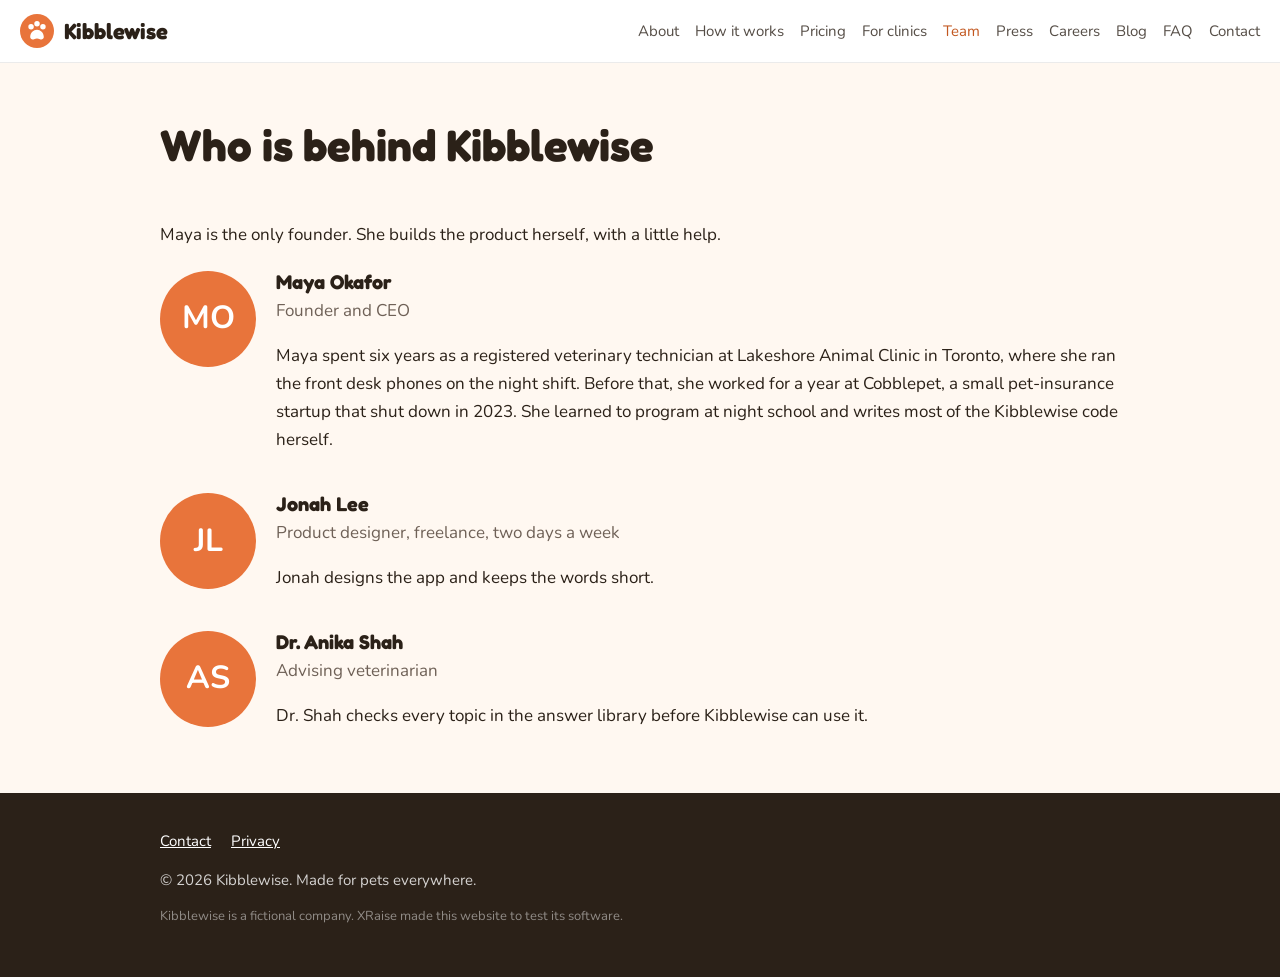
<file: team/index.html>
<!doctype html>
<html lang="en">
<head>
<meta charset="utf-8">
<meta name="viewport" content="width=device-width, initial-scale=1">
<meta name="robots" content="noindex">
<title>The Kibblewise team</title>
<meta name="description" content="A friendly AI assistant for pet owners.">
<link rel="preconnect" href="https://fonts.googleapis.com"><link rel="stylesheet" href="https://fonts.googleapis.com/css2?family=Fredoka:wght@400;600;700&family=Nunito:wght@400;600;700&display=swap">
<link rel="stylesheet" href="/style.css">
</head>
<body>
<header class="top"><div class="bar"><a class="brand" href="/"><svg viewBox="0 0 40 40" aria-hidden="true"><circle cx="20" cy="20" r="20" fill="#E8743B"/><circle cx="13" cy="15" r="3.2" fill="#fff"/><circle cx="20" cy="11.5" r="3.2" fill="#fff"/><circle cx="27" cy="15" r="3.2" fill="#fff"/><path d="M12 27c0-5 4-8.5 8-8.5s8 3.5 8 8.5c0 2.5-2.5 3.5-4.5 2.6-1.4-.6-2.3-.9-3.5-.9s-2.1.3-3.5.9C14.5 30.5 12 29.5 12 27z" fill="#fff"/></svg><span>Kibblewise</span></a><nav><a href="/about/">About</a><a href="/how-it-works/">How it works</a><a href="/pricing/">Pricing</a><a href="/clinics/">For clinics</a><a href="/team/" class="on">Team</a><a href="/press/">Press</a><a href="/careers/">Careers</a><a href="/blog/">Blog</a><a href="/faq/">FAQ</a><a href="/contact/">Contact</a></nav></div></header>
<main class="wrap">
<div class="page-title"><h1>Who is behind Kibblewise</h1></div>
<section>
  <p>Maya is the only founder. She builds the product herself, with a little help.</p>
  <div class="person"><div class="avatar">MO</div><div>
    <h3>Maya Okafor</h3><p class="role">Founder and CEO</p>
    <p>Maya spent six years as a registered veterinary technician at Lakeshore Animal Clinic in Toronto, where she ran the front desk phones on the night shift. Before that, she worked for a year at Cobblepet, a small pet-insurance startup that shut down in 2023. She learned to program at night school and writes most of the Kibblewise code herself.</p>
  </div></div>
  <div class="person"><div class="avatar">JL</div><div>
    <h3>Jonah Lee</h3><p class="role">Product designer, freelance, two days a week</p>
    <p>Jonah designs the app and keeps the words short.</p>
  </div></div>
  <div class="person"><div class="avatar">AS</div><div>
    <h3>Dr. Anika Shah</h3><p class="role">Advising veterinarian</p>
    <p>Dr. Shah checks every topic in the answer library before Kibblewise can use it.</p>
  </div></div>
</section>
</main>
<footer><div class="wrap">
<div class="links"><a href="/contact/">Contact</a><a href="/privacy/">Privacy</a></div>
<div>&copy; 2026 Kibblewise. Made for pets everywhere.</div>
<p class="fiction">Kibblewise is a fictional company. XRaise made this website to test its software.</p>
</div></footer>
</body>
</html>
</file>
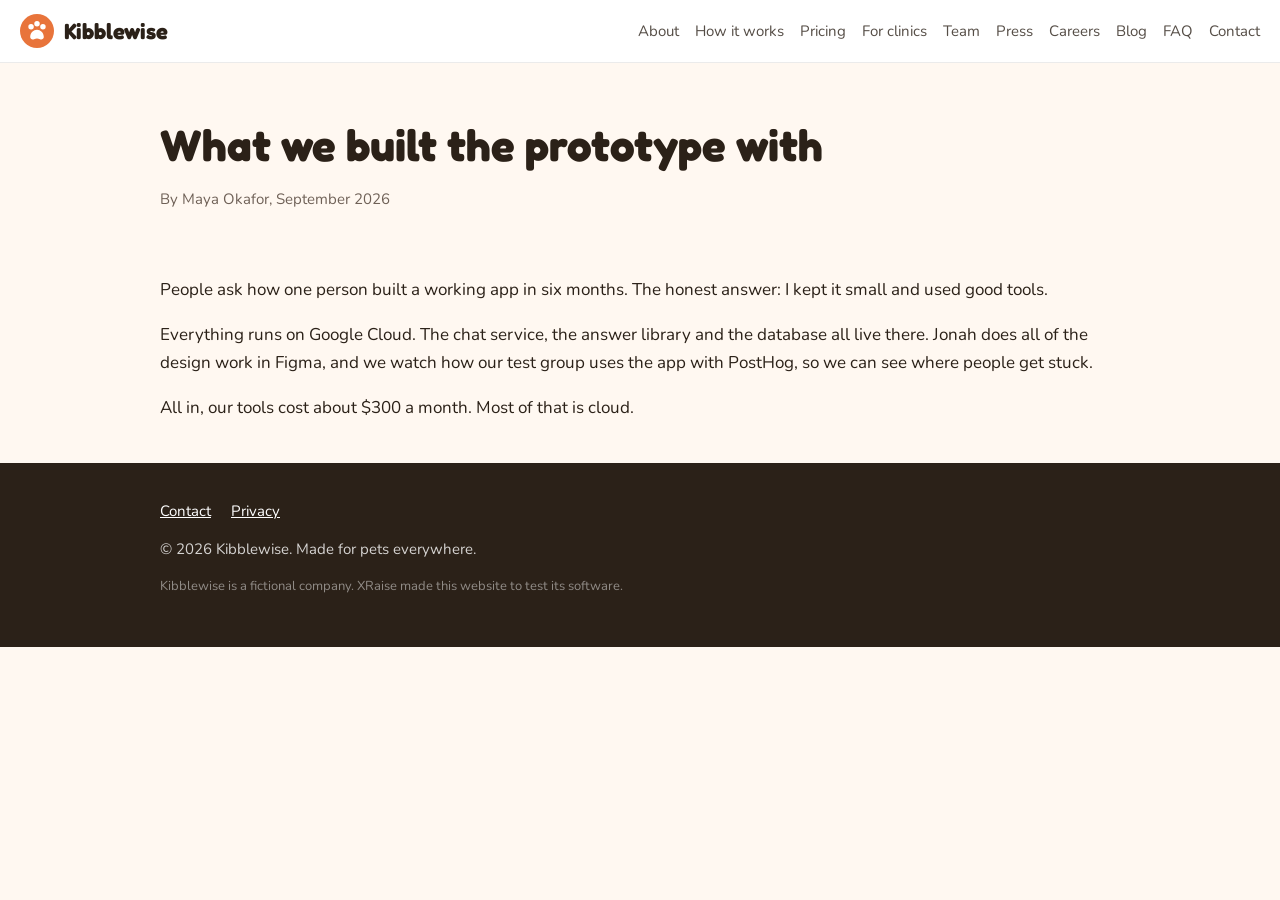
<file: blog/what-we-built-the-prototype-with/index.html>
<!doctype html>
<html lang="en">
<head>
<meta charset="utf-8">
<meta name="viewport" content="width=device-width, initial-scale=1">
<meta name="robots" content="noindex">
<title>What we built the prototype with</title>
<meta name="description" content="A friendly AI assistant for pet owners.">
<link rel="preconnect" href="https://fonts.googleapis.com"><link rel="stylesheet" href="https://fonts.googleapis.com/css2?family=Fredoka:wght@400;600;700&family=Nunito:wght@400;600;700&display=swap">
<link rel="stylesheet" href="/style.css">
</head>
<body>
<header class="top"><div class="bar"><a class="brand" href="/"><svg viewBox="0 0 40 40" aria-hidden="true"><circle cx="20" cy="20" r="20" fill="#E8743B"/><circle cx="13" cy="15" r="3.2" fill="#fff"/><circle cx="20" cy="11.5" r="3.2" fill="#fff"/><circle cx="27" cy="15" r="3.2" fill="#fff"/><path d="M12 27c0-5 4-8.5 8-8.5s8 3.5 8 8.5c0 2.5-2.5 3.5-4.5 2.6-1.4-.6-2.3-.9-3.5-.9s-2.1.3-3.5.9C14.5 30.5 12 29.5 12 27z" fill="#fff"/></svg><span>Kibblewise</span></a><nav><a href="/about/">About</a><a href="/how-it-works/">How it works</a><a href="/pricing/">Pricing</a><a href="/clinics/">For clinics</a><a href="/team/">Team</a><a href="/press/">Press</a><a href="/careers/">Careers</a><a href="/blog/">Blog</a><a href="/faq/">FAQ</a><a href="/contact/">Contact</a></nav></div></header>
<main class="wrap">
<div class="page-title"><h1>What we built the prototype with</h1><p class="post-meta">By Maya Okafor, September 2026</p></div>
<section>
  <p>People ask how one person built a working app in six months. The honest answer: I kept it small and used good tools.</p>
  <p>Everything runs on Google Cloud. The chat service, the answer library and the database all live there. Jonah does all of the design work in Figma, and we watch how our test group uses the app with PostHog, so we can see where people get stuck.</p>
  <p>All in, our tools cost about $300 a month. Most of that is cloud.</p>
</section>
</main>
<footer><div class="wrap">
<div class="links"><a href="/contact/">Contact</a><a href="/privacy/">Privacy</a></div>
<div>&copy; 2026 Kibblewise. Made for pets everywhere.</div>
<p class="fiction">Kibblewise is a fictional company. XRaise made this website to test its software.</p>
</div></footer>
</body>
</html>
</file>
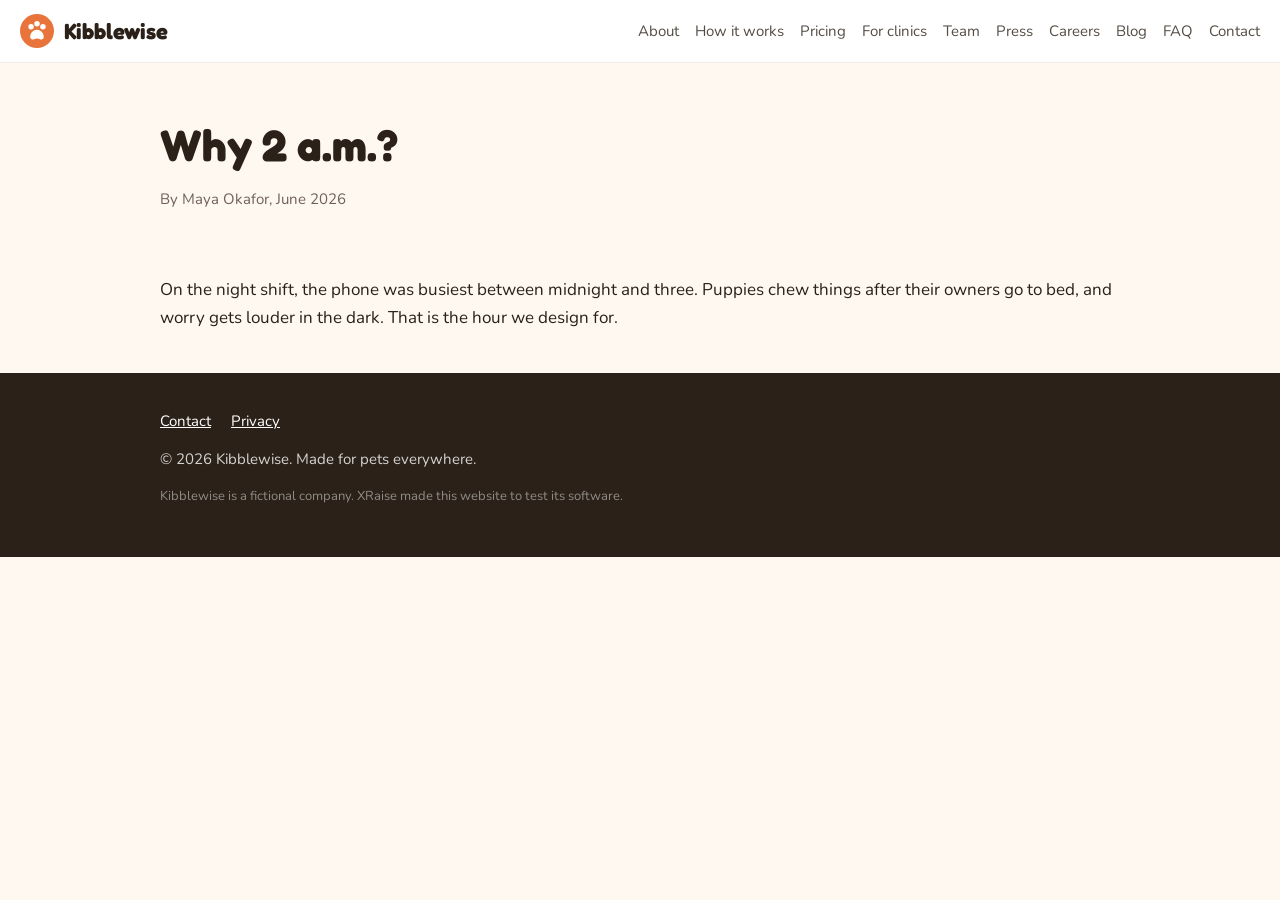
<file: blog/why-2am/index.html>
<!doctype html>
<html lang="en">
<head>
<meta charset="utf-8">
<meta name="viewport" content="width=device-width, initial-scale=1">
<meta name="robots" content="noindex">
<title>Why 2 a.m.?</title>
<meta name="description" content="A friendly AI assistant for pet owners.">
<link rel="preconnect" href="https://fonts.googleapis.com"><link rel="stylesheet" href="https://fonts.googleapis.com/css2?family=Fredoka:wght@400;600;700&family=Nunito:wght@400;600;700&display=swap">
<link rel="stylesheet" href="/style.css">
</head>
<body>
<header class="top"><div class="bar"><a class="brand" href="/"><svg viewBox="0 0 40 40" aria-hidden="true"><circle cx="20" cy="20" r="20" fill="#E8743B"/><circle cx="13" cy="15" r="3.2" fill="#fff"/><circle cx="20" cy="11.5" r="3.2" fill="#fff"/><circle cx="27" cy="15" r="3.2" fill="#fff"/><path d="M12 27c0-5 4-8.5 8-8.5s8 3.5 8 8.5c0 2.5-2.5 3.5-4.5 2.6-1.4-.6-2.3-.9-3.5-.9s-2.1.3-3.5.9C14.5 30.5 12 29.5 12 27z" fill="#fff"/></svg><span>Kibblewise</span></a><nav><a href="/about/">About</a><a href="/how-it-works/">How it works</a><a href="/pricing/">Pricing</a><a href="/clinics/">For clinics</a><a href="/team/">Team</a><a href="/press/">Press</a><a href="/careers/">Careers</a><a href="/blog/">Blog</a><a href="/faq/">FAQ</a><a href="/contact/">Contact</a></nav></div></header>
<main class="wrap">
<div class="page-title"><h1>Why 2 a.m.?</h1><p class="post-meta">By Maya Okafor, June 2026</p></div>
<section>
  <p>On the night shift, the phone was busiest between midnight and three. Puppies chew things after their owners go to bed, and worry gets louder in the dark. That is the hour we design for.</p>
</section>
</main>
<footer><div class="wrap">
<div class="links"><a href="/contact/">Contact</a><a href="/privacy/">Privacy</a></div>
<div>&copy; 2026 Kibblewise. Made for pets everywhere.</div>
<p class="fiction">Kibblewise is a fictional company. XRaise made this website to test its software.</p>
</div></footer>
</body>
</html>
</file>
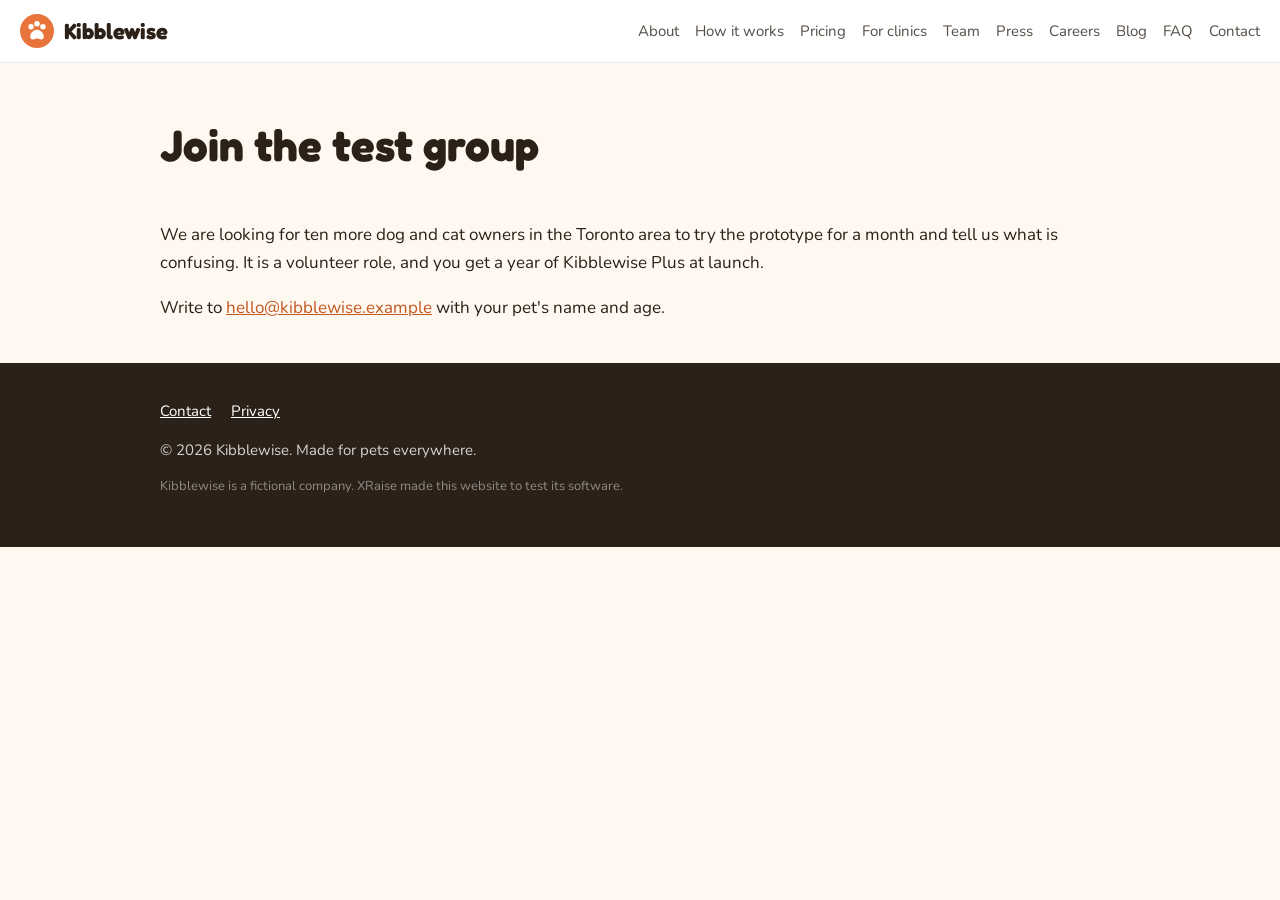
<file: careers/beta-testers/index.html>
<!doctype html>
<html lang="en">
<head>
<meta charset="utf-8">
<meta name="viewport" content="width=device-width, initial-scale=1">
<meta name="robots" content="noindex">
<title>Volunteer beta testers</title>
<meta name="description" content="A friendly AI assistant for pet owners.">
<link rel="preconnect" href="https://fonts.googleapis.com"><link rel="stylesheet" href="https://fonts.googleapis.com/css2?family=Fredoka:wght@400;600;700&family=Nunito:wght@400;600;700&display=swap">
<link rel="stylesheet" href="/style.css">
</head>
<body>
<header class="top"><div class="bar"><a class="brand" href="/"><svg viewBox="0 0 40 40" aria-hidden="true"><circle cx="20" cy="20" r="20" fill="#E8743B"/><circle cx="13" cy="15" r="3.2" fill="#fff"/><circle cx="20" cy="11.5" r="3.2" fill="#fff"/><circle cx="27" cy="15" r="3.2" fill="#fff"/><path d="M12 27c0-5 4-8.5 8-8.5s8 3.5 8 8.5c0 2.5-2.5 3.5-4.5 2.6-1.4-.6-2.3-.9-3.5-.9s-2.1.3-3.5.9C14.5 30.5 12 29.5 12 27z" fill="#fff"/></svg><span>Kibblewise</span></a><nav><a href="/about/">About</a><a href="/how-it-works/">How it works</a><a href="/pricing/">Pricing</a><a href="/clinics/">For clinics</a><a href="/team/">Team</a><a href="/press/">Press</a><a href="/careers/">Careers</a><a href="/blog/">Blog</a><a href="/faq/">FAQ</a><a href="/contact/">Contact</a></nav></div></header>
<main class="wrap">
<div class="page-title"><h1>Join the test group</h1></div>
<section>
  <p>We are looking for ten more dog and cat owners in the Toronto area to try the prototype for a month and tell us what is confusing. It is a volunteer role, and you get a year of Kibblewise Plus at launch.</p>
  <p>Write to <a href="mailto:hello@kibblewise.example">hello@kibblewise.example</a> with your pet's name and age.</p>
</section>
</main>
<footer><div class="wrap">
<div class="links"><a href="/contact/">Contact</a><a href="/privacy/">Privacy</a></div>
<div>&copy; 2026 Kibblewise. Made for pets everywhere.</div>
<p class="fiction">Kibblewise is a fictional company. XRaise made this website to test its software.</p>
</div></footer>
</body>
</html>
</file>
<file: style.css>
:root{--p:#C2571F;--a:#E8743B;--bg:#FFF8F1;--ink:#2B2118;--muted:#6F6157;--card:#FFFFFF}
*{box-sizing:border-box}
body{margin:0;font-family:'Nunito',system-ui,-apple-system,Segoe UI,sans-serif;color:var(--ink);background:var(--bg);line-height:1.65;font-size:17px}
h1,h2,h3,.brand{font-family:'Fredoka',system-ui,sans-serif;line-height:1.2}
a{color:var(--p)}
.wrap{max-width:1000px;margin:0 auto;padding:0 20px}
header.top{background:var(--card);border-bottom:1px solid rgba(0,0,0,.08);position:sticky;top:0;z-index:5}
.bar{display:flex;flex-wrap:wrap;align-items:center;gap:8px 24px;padding:14px 20px}
.brand{display:flex;align-items:center;gap:10px;font-weight:700;font-size:22px;color:var(--ink);text-decoration:none;margin-right:auto}
.brand svg{width:34px;height:34px}
nav{display:flex;flex-wrap:wrap;gap:4px 16px}
nav a{color:var(--ink);text-decoration:none;font-size:15px;opacity:.8}
nav a:hover,nav a.on{opacity:1;color:var(--p)}
main{padding-bottom:56px}
.hero{padding:72px 0 40px}
.hero h1{font-size:clamp(34px,5vw,54px);margin:0 0 18px;max-width:820px}
.lead{font-size:21px;color:var(--muted);max-width:720px}
.btn{display:inline-block;background:var(--p);color:#fff;padding:12px 22px;border-radius:999px;text-decoration:none;font-weight:600;margin-top:12px}
section{padding:24px 0}
h2{font-size:30px;margin:8px 0 12px}
.page-title{padding:56px 0 8px}
.page-title h1{font-size:clamp(30px,4vw,44px);margin:0}
.cards{display:grid;grid-template-columns:repeat(auto-fit,minmax(240px,1fr));gap:20px;margin-top:16px}
.card{background:var(--card);border-radius:16px;padding:22px;box-shadow:0 1px 3px rgba(0,0,0,.06)}
.card h3{margin:0 0 6px;font-size:20px}
.price{font-size:34px;font-weight:700;color:var(--p)}
blockquote{margin:16px 0;padding:18px 22px;background:var(--card);border-left:4px solid var(--a);border-radius:10px;font-size:18px}
blockquote cite{display:block;margin-top:8px;font-size:15px;color:var(--muted);font-style:normal}
.person{display:grid;grid-template-columns:96px 1fr;gap:20px;align-items:start;margin:22px 0}
.avatar{width:96px;height:96px;border-radius:50%;background:var(--a);display:flex;align-items:center;justify-content:center;color:#fff;font-size:32px;font-weight:700}
.person h3{margin:0}
.role{color:var(--muted);margin:2px 0 8px}
.post-meta{color:var(--muted);font-size:15px}
ul.plain{list-style:none;padding:0}
ul.plain li{padding:10px 0;border-bottom:1px solid rgba(0,0,0,.08)}
footer{background:var(--ink);color:rgba(255,255,255,.8);padding:36px 0;font-size:15px}
footer a{color:#fff}
footer .links{display:flex;flex-wrap:wrap;gap:8px 20px;margin-bottom:14px}
.fiction{opacity:.6;font-size:13px;margin-top:14px}
@media (max-width:600px){.person{grid-template-columns:64px 1fr}.avatar{width:64px;height:64px;font-size:22px}.hero{padding:48px 0 24px}}
</file>
